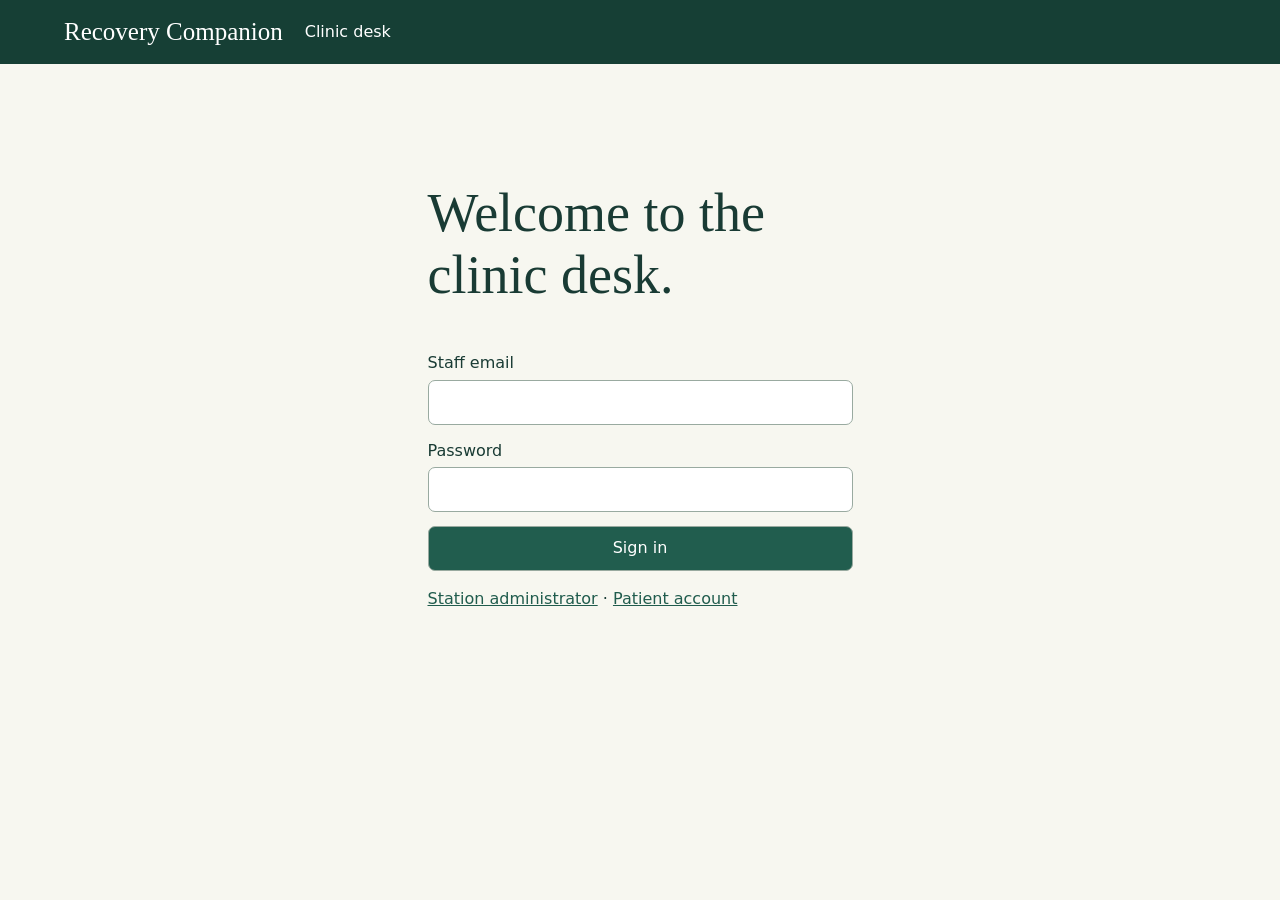
<file: backend/app/portal/index.html>
<!doctype html><html lang="en"><head><meta charset="utf-8"><meta name="viewport" content="width=device-width,initial-scale=1"><title>Clinic desk · Recovery Companion</title><link rel="stylesheet" href="style.css"><script src="desk.js" defer></script></head><body>
<header><strong>Recovery Companion</strong><span>Clinic desk</span><button id="logout" hidden>Sign out</button></header><main>
<section id="signin"><h1>Welcome to the clinic desk.</h1><form id="login"><label>Staff email<input name="email" type="email" required autocomplete="username"></label><label>Password<input name="password" type="password" required autocomplete="current-password"></label><button>Sign in</button></form><nav class="account-links"><a href="admin.html">Station administrator</a> · <a href="account.html">Patient account</a></nav></section>
<section id="workspace" hidden><h1 id="clinicName"></h1><div class="layout"><aside><h2>Patient directory</h2><input id="search" aria-label="Search patients" placeholder="Find by name or patient ID"><div id="patients"></div><details><summary>Invite a patient</summary><form id="invite"><label>Patient account email<input type="email" name="email" required></label><button>Create invitation</button></form><output id="code"></output></details></aside>
<article><div id="empty">Select a patient to prepare their follow-up report.</div><section id="selected" hidden><div id="report"></div><div class="actions"><button id="print">Print / save PDF</button><button id="attendance">Record arrival</button><button id="refresh">Refresh report</button></div><details id="archive"><summary>Previously prepared reports</summary><div id="saved"></div></details><div id="clinical"><details><summary>Complete checkup</summary><form id="visit"><label>Checkup notes<textarea name="text" required maxlength="4000"></textarea></label><button>Finalize checkup</button></form></details><details><summary>Amend a completed checkup</summary><form id="amend"><label>Checkup<select name="visit" required></select></label><label>Amendment<textarea name="text" required maxlength="4000"></textarea></label><button>Save linked amendment</button></form></details><details><summary>Add attention rule</summary><form id="rule"><label>Event<select name="event"><option value="skipped">Skipped medicine</option><option value="food">Food recorded</option></select></label><label>Exact medicine or food name<input name="match" required></label><label>Level<select name="severity"><option>Needs review</option><option>Critical</option></select></label><label>Clinical reason<input name="reason" required></label><button>Save rule</button></form></details></div></section></article></div></section><output id="message" role="status"></output></main></body></html>
</file>
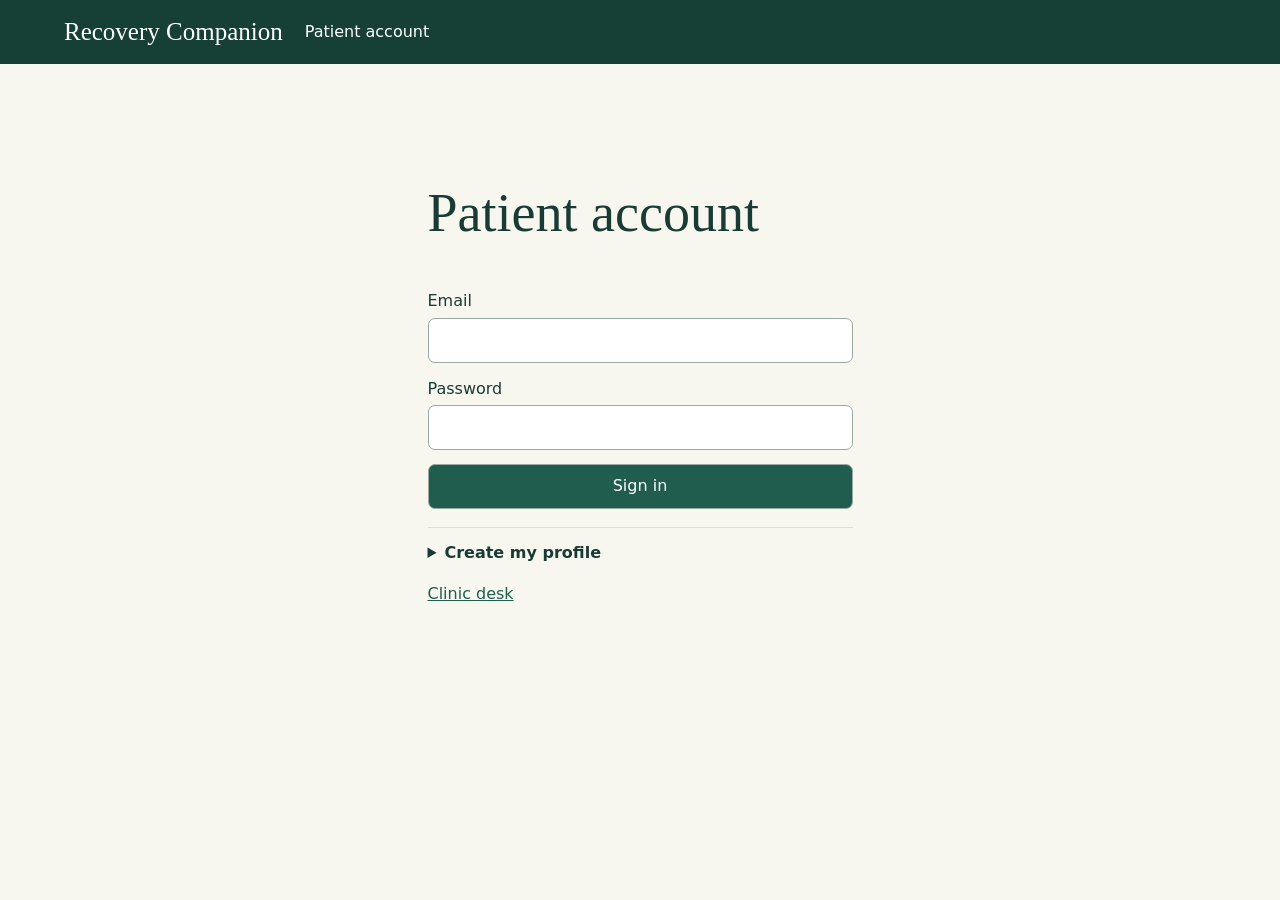
<file: backend/app/portal/account.html>
<!doctype html>
<html lang="en"><head><meta charset="utf-8"><meta name="viewport" content="width=device-width,initial-scale=1">
<title>Patient account · Recovery Companion</title><link rel="stylesheet" href="style.css"><script src="accounts.js" defer></script><script src="patient.js" defer></script></head>
<body><header><strong>Recovery Companion</strong><span>Patient account</span><button id="logout" hidden>Sign out</button></header><main>
<section id="signin"><h1>Patient account</h1><form id="login"><label>Email<input type="email" name="email" autocomplete="username" required></label>
<label>Password<input name="password" type="password" autocomplete="current-password" required></label><button>Sign in</button></form>
<details><summary>Create my profile</summary><form id="register"><label>Full name<input name="full_name" minlength="2" maxlength="120" required></label>
<label>Account email<input name="email" type="email" required></label><label>Choose password<input name="password" type="password" minlength="8" autocomplete="new-password" required></label><button>Create profile</button></form></details>
<p><a href="./">Clinic desk</a></p></section>
<section id="workspace" class="account-card" hidden><h1 id="name"></h1><p id="email"></p><p>Continue discharge setup and keep your recovery diary in the Android app.</p>
<details><summary>Delete my profile</summary><form id="remove"><p>This permanently removes your active profile and diary, signs you out of the server and disconnects your clinic. Previously prepared clinic reports, signed checkups, audit records and existing backups are retained.</p>
<label>Confirm your current password<input name="password" type="password" autocomplete="current-password" required></label>
<button class="danger">Permanently delete my profile</button></form></details></section><p id="message" role="status" aria-live="polite"></p></main></body></html>
</file>
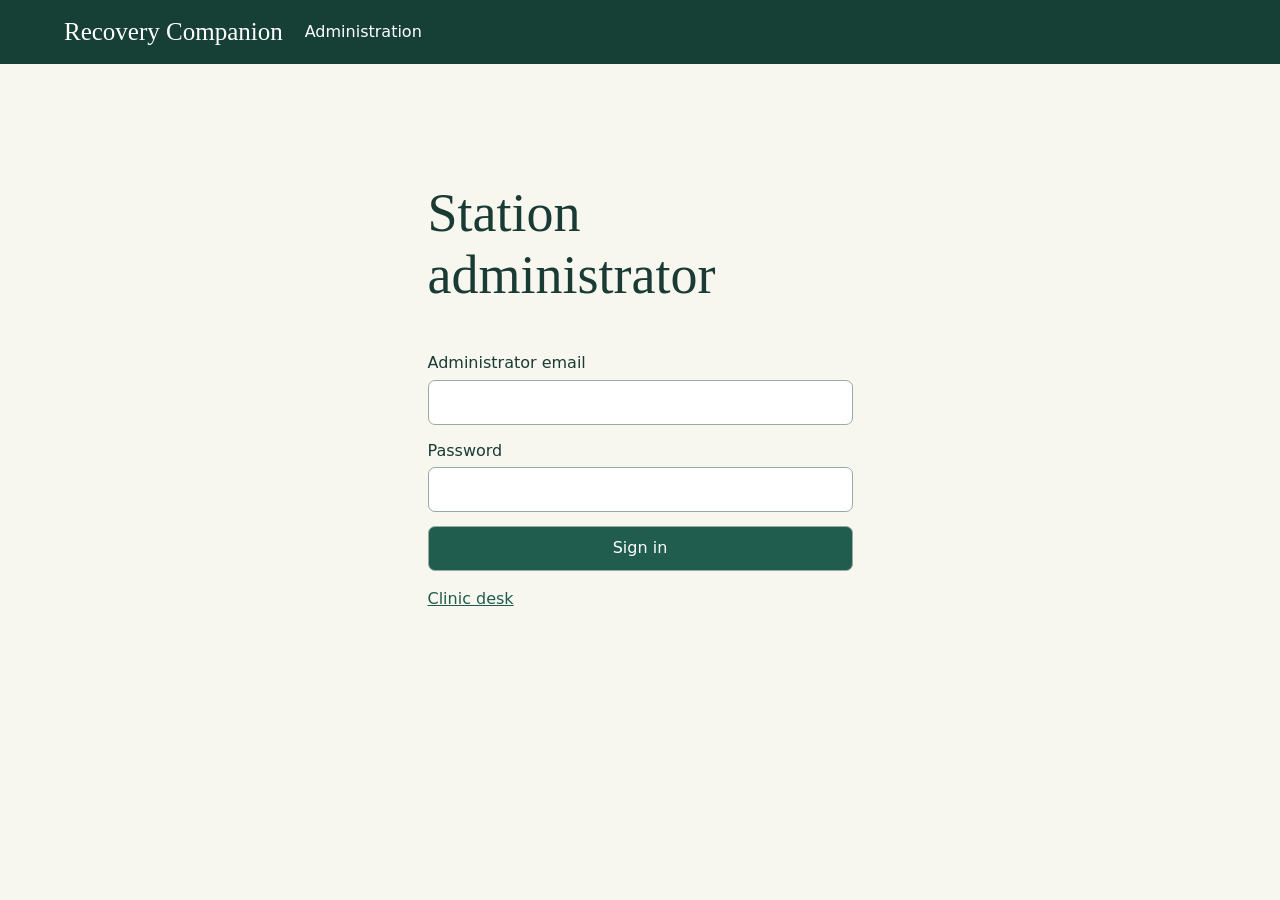
<file: backend/app/portal/admin.html>
<!doctype html>
<html lang="en"><head><meta charset="utf-8"><meta name="viewport" content="width=device-width, initial-scale=1">
<title>Station administration · Recovery Companion</title><link rel="stylesheet" href="style.css">
<script src="accounts.js" defer></script><script src="admin.js" defer></script></head>
<body><header><strong>Recovery Companion</strong><span>Administration</span><button id="logout" hidden>Sign out</button></header>
<main><section id="signin"><h1>Station administrator</h1>
<form id="login"><label>Administrator email<input name="email" type="email" autocomplete="username" required></label>
<label>Password<input name="password" type="password" autocomplete="current-password" required></label><button>Sign in</button></form>
<p><a href="./">Clinic desk</a></p></section>
<section id="workspace" hidden><h1>Station directory</h1><div class="directory-columns">
<article><h2>Clinics</h2><div id="clinics"></div>
<details><summary>Create a clinic</summary><form id="create">
<label>Clinic name<input name="name" maxlength="150" required></label>
<label>First clinician’s name<input name="staff_name" minlength="2" maxlength="120" required></label>
<label>Clinician email<input type="email" name="staff_email" required></label>
<label>Clinician password<input type="password" name="staff_password" minlength="12" maxlength="72" autocomplete="new-password" required></label>
<button>Create clinic</button></form></details></article>
<article><h2>Patient profiles</h2><form id="searchForm"><label>Patient name or email<input name="q" type="search" maxlength="200"></label><button>Search</button></form>
<div id="people"></div><div class="page-actions"><button id="prev" type="button">Previous</button><button id="next" type="button">Next</button></div>
<section id="profile" hidden><h3>Patient profile</h3><dl id="fields"></dl></section></article></div></section>
<p id="message" role="status" aria-live="polite"></p></main>
<dialog id="confirm"><form method="dialog"><h2>Delete clinic?</h2><p id="consequence"></p>
<button value="cancel" autofocus>Cancel</button><button value="delete" class="danger">Delete clinic</button></form></dialog></body></html>
</file>
<file: backend/app/portal/style.css>
*{box-sizing:border-box}body{margin:0;background:#f7f7f0;color:#193b34;font:16px/1.55 system-ui,sans-serif}header{background:#163f35;color:white;display:flex;align-items:center;gap:22px;padding:18px 5vw}header strong{font:25px Georgia}header button{margin-left:auto}main{max-width:1300px;margin:auto;padding:28px 5vw 60px}h1,h2,h3{font-family:Georgia,serif;font-weight:normal;line-height:1.15}h1{font-size:clamp(32px,5vw,54px)}h2{font-size:28px}h3{margin-top:26px}#signin{max-width:425px;margin:10vh auto}label{display:grid;gap:4px}form{display:grid;gap:14px}input,textarea,select,button{font:inherit;border:1px solid #99aaa0;border-radius:7px;padding:9px 13px}input,textarea,select{width:100%;background:white}textarea{min-height:82px}button{background:#215d4e;color:white;cursor:pointer}button:focus-visible,input:focus-visible{outline:3px solid #ac7611}button:disabled{opacity:.55}.layout{display:grid;grid-template-columns:minmax(210px,29%) 1fr;gap:24px}aside,article{background:white;border:1px solid #d6ded5;border-radius:12px;padding:22px;align-self:start}aside h2{margin-top:0}#patients{display:grid;gap:6px;margin:14px 0}#patients button{text-align:left;background:#eff4ee;color:#193b34;border:0}details{border-top:1px solid #d7dfd8;margin-top:18px;padding-top:13px}summary{cursor:pointer;font-weight:600}details form{margin:14px 0}.actions{display:flex;gap:10px;flex-wrap:wrap}#message{display:block;white-space:pre-wrap;font-weight:600}#code{overflow-wrap:anywhere}table{width:100%;border-collapse:collapse;font-size:14px}td,th{text-align:left;vertical-align:top;padding:8px 4px;border-bottom:1px solid #d4dad2}p{overflow-wrap:anywhere}#report{white-space:normal}#report p{white-space:pre-line}.critical{color:#a02c28;font-weight:700}@media(max-width:750px){.layout{display:block}article{margin-top:16px}}@page{size:A4;margin:14mm}@media print{header,aside,#archive,#workspace>h1,.actions,#clinical,#message,#empty,#signin{display:none!important}main,article,.layout{background:white;border:0;padding:0;margin:0;display:block}tr{break-inside:avoid}thead{display:table-header-group}h3{break-after:avoid}body{background:white;color:black}}

.summary{display:grid;grid-template-columns:repeat(4,1fr);gap:1px;background:#c9dbcf;border:1px solid #c9dbcf;border-radius:10px;overflow:hidden;margin:20px 0}.summary div{background:#f1f6ef;padding:12px}.summary strong{display:block;font:30px Georgia}.summary span{font-size:13px}.attention{background:#f6f7f4;border-radius:8px;padding:14px 20px;margin:20px 0}.attention h3{margin:0 0 10px}.attention div{display:grid;grid-template-columns:110px 1fr 32px;align-items:center;gap:12px}.attention meter{width:100%;height:16px}.attention meter::-webkit-meter-optimum-value{background:#648771}.attention b{font-variant-numeric:tabular-nums}
@media print{.summary,.attention{break-inside:avoid}.summary div{padding:5px}.attention{padding:8px;margin:8px 0}h2,h3{margin:10px 0}td,th{font-size:10pt;padding:4px}body{font-size:10pt}}

@page {
  margin: 18mm 14mm;
  @top-left { content: var(--report-identity); font: 8pt sans-serif; color: #30483d; }
  @bottom-right { content: "Page " counter(page) " of " counter(pages); font: 8pt sans-serif; }
}
@media print { table {overflow-wrap:anywhere} }
.directory-columns{display:grid;grid-template-columns:minmax(260px,2fr) minmax(320px,3fr);gap:24px}.directory-row,.page-actions{display:flex;align-items:center;justify-content:space-between;gap:12px;margin:12px 0}.account-card,dialog{max-width:32rem;background:white;border:1px solid #bfcbc1;border-radius:12px;padding:24px}.account-card{margin:auto}.danger{background:#913b32}dialog::backdrop{background:#132c2880}.account-links{margin-top:16px}#people{display:grid;gap:6px;margin-top:18px}#people button{text-align:left;background:#eff4ee;color:#193b34}dt{font-weight:600}dd{margin:0 0 8px}details form{margin-top:14px}a{color:#205c4d}@media(max-width:750px){.directory-columns{grid-template-columns:1fr}}
</file>
